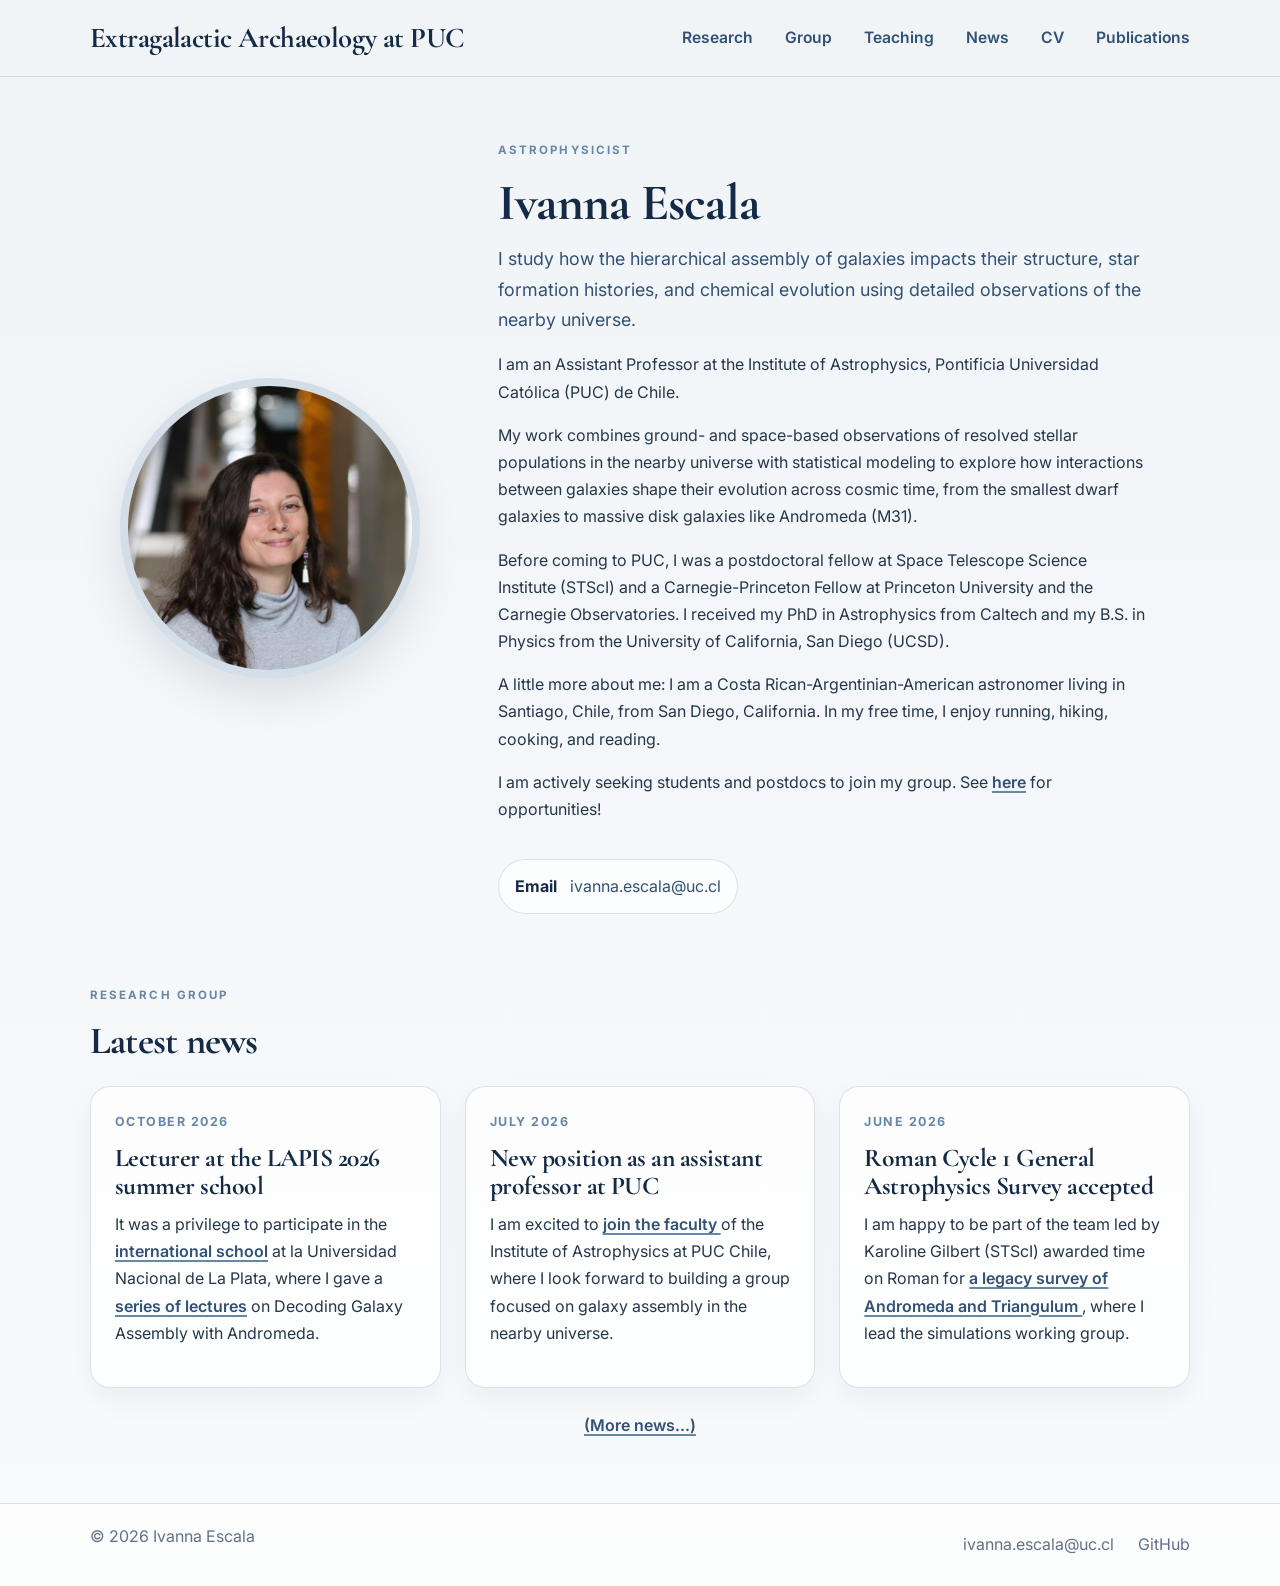
<file: index.html>
<!DOCTYPE html>
<html lang="en">
  <head>
    <meta charset="UTF-8" />
    <meta name="viewport" content="width=device-width, initial-scale=1.0" />
    <meta
      name="description"
      content="Astrophysicist profile and research website for Ivanna Escala."
    />
    <title>Ivanna Escala | Astrophysicist</title>
    <link rel="preconnect" href="https://fonts.googleapis.com" />
    <link rel="preconnect" href="https://fonts.gstatic.com" crossorigin />
    <link
      href="https://fonts.googleapis.com/css2?family=Cormorant+Garamond:wght@500;600;700&family=Inter:wght@400;500;600;700&display=swap"
      rel="stylesheet"
    />
    <link rel="stylesheet" href="style.css?v=3" />
  </head>
  <body>
    <header class="site-header">
      <div class="container nav-wrap">
        <a class="brand" href="index.html">Extragalactic Archaeology at PUC</a>
        <button class="nav-toggle" aria-label="Toggle navigation" aria-expanded="false">
          <span></span><span></span><span></span>
        </button>
        <nav class="site-nav" aria-label="Main navigation">
          <a href="research.html">Research</a>
          <a href="group.html">Group</a>
          <a href="teaching.html">Teaching</a>
          <a href="news.html">News</a>
          <a href="Escala_CV_2026_Website.pdf">CV</a>
          <a href="https://ui.adsabs.harvard.edu/public-libraries/RLaeE2rTTcaHoJglE3Lmlg">Publications</a>
        </nav>
      </div>
    </header>

    <main>
      <section class="hero">
        <div class="container hero-grid">
          <div class="portrait-block">
            <img
              class="portrait"
              src="headshot.jpeg"
              alt="Portrait of Ivanna Escala"
            />
          </div>

          <div class="hero-copy">
            <p class="eyebrow">Astrophysicist</p>
            <h1>Ivanna Escala</h1>
            <p class="intro">
              I study how the hierarchical assembly of galaxies impacts their structure, star formation histories, and
              chemical evolution using detailed observations of the nearby universe.
            </p>
            <p>
              I am an Assistant Professor at the Institute of Astrophysics, Pontificia Universidad Católica 
              (PUC) de Chile.
            </p>
            <p>
              My work combines ground- and space-based observations of resolved stellar populations
              in the nearby universe with statistical modeling to explore how interactions
              between galaxies shape their evolution across cosmic time, from the smallest dwarf galaxies 
              to massive disk galaxies like Andromeda (M31).
             </p>
            <p>
              Before coming to PUC, I was a postdoctoral fellow at Space Telescope Science Institute (STScI) 
              and a Carnegie-Princeton Fellow at Princeton University and the Carnegie Observatories. 
              I received my PhD in Astrophysics from Caltech and my B.S. in Physics from the University of
              California, San Diego (UCSD).
            </p>
            <p>
              A little more about me: I am a Costa Rican-Argentinian-American astronomer living in Santiago, 
              Chile, from San Diego, California. In my free time, I enjoy running, hiking, cooking, 
              and reading.
            </p>
            <p>
              I am actively seeking students and postdocs to join my group. See
              <a class="news-link" href="group.html">here</a> for opportunities!
            </p>
            <div class="contact-line">
              <span>Email</span>
              <a href="mailto:ivanna.escala@uc.cl">ivanna.escala@uc.cl</a>
            </div>
          </div>
        </div>
      </section>

      <section class="news section-shell">
        <div class="container">
          <div class="section-heading">
            <p class="eyebrow">Research group</p>
            <h2>Latest news</h2>
          </div>

          <div class="news-grid">
            <article class="news-item">
              <p class="news-date">October 2026</p>
              <h3>Lecturer at the LAPIS 2026 summer school</h3>
              <p>It was a privilege to participate in the
                <a class="news-link" href="https://congresos.unlp.edu.ar/xiilapis2026/">international school</a>
                at la Universidad Nacional de La Plata, where I gave a
                <a class="news-link" href="teaching.html">series of lectures</a>
                on Decoding Galaxy Assembly with Andromeda.
              </p>
            </article>

            <article class="news-item">
              <p class="news-date">July 2026</p>
              <h3>New position as an assistant professor at PUC</h3>
              <p>
                I am excited to
                <a href="https://astro.uc.cl/noticias/ivanna-escala-y-nicolas-garavito-se-integran-como-profesores-asistentes-al-instituto-de-astrofisica/">
                  join the faculty
                </a>
                of the Institute of Astrophysics at PUC
                Chile, where I look forward to building a group focused on galaxy 
                assembly in the nearby universe.
              </p>
            </article>

            <article class="news-item">
              <p class="news-date">June 2026</p>
              <h3>Roman Cycle 1 General Astrophysics Survey accepted</h3>
              <p>
                I am happy to be part of the team led by Karoline Gilbert (STScI) awarded time
                on Roman for
                <a href="https://roman.ipac.caltech.edu/cycle1-approved-programs/2002">
                  a legacy survey of Andromeda and Triangulum
                </a>,
                where I lead the simulations working group.
              </p>
            </article>

            <!--
            <article class="news-item">
              <p class="news-date">May 2026</p>
              <h3>Paper published on chemical evolution in the L/SMC</h3>
              <p>
                <a href="https://ui.adsabs.harvard.edu/abs/2026ApJ..1003..237E/abstract">My new analysis</a>
                quantifies how interaction-driven starbursts in the L/SMC impacts
                their star formation histories and chemical abundaces, with broader implications
                for mutually interacting dwarf galaxies.
              </p>
            </article>
            -->
          </div>
          <p class="more-news-link"><a class="news-link" href="news.html">(More news...)</a></p>
        </div>
      </section>
    </main>

    <footer class="site-footer">
      <div class="container footer-wrap">
        <p>© <span id="year"></span> Ivanna Escala</p>
        <div class="footer-links">
          <a href="mailto:ivanna.escala@uc.cl">ivanna.escala@uc.cl</a>
          <a href="https://github.com/ivaescala" target="_blank" rel="noopener noreferrer">GitHub</a>
        </div>
      </div>
    </footer>

    <script src="script.js"></script>
  </body>
</html>
</file>
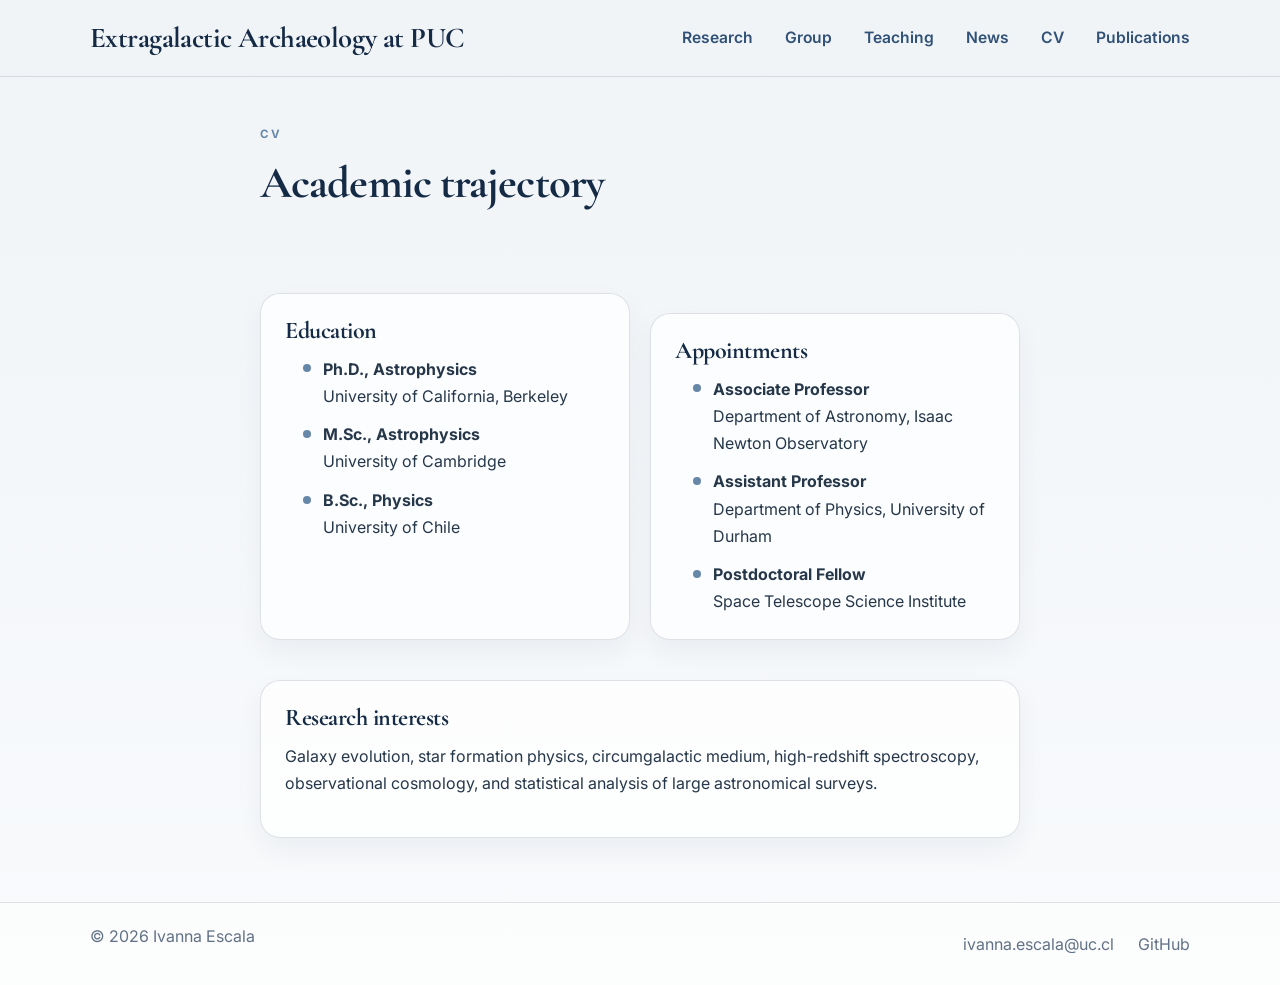
<file: cv.html>
<!DOCTYPE html>
<html lang="en">
  <head>
    <meta charset="UTF-8" />
    <meta name="viewport" content="width=device-width, initial-scale=1.0" />
    <meta name="description" content="Curriculum vitae for Ivanna Escala." />
    <title>CV | Ivanna Escala</title>
    <link rel="preconnect" href="https://fonts.googleapis.com" />
    <link rel="preconnect" href="https://fonts.gstatic.com" crossorigin />
    <link
      href="https://fonts.googleapis.com/css2?family=Cormorant+Garamond:wght@500;600;700&family=Inter:wght@400;500;600;700&display=swap"
      rel="stylesheet"
    />
    <link rel="stylesheet" href="style.css?v=3" />
  </head>
  <body>
    <header class="site-header">
      <div class="container nav-wrap">
        <a class="brand" href="index.html">Extragalactic Archaeology at PUC</a>
        <button class="nav-toggle" aria-label="Toggle navigation" aria-expanded="false">
          <span></span><span></span><span></span>
        </button>
        <nav class="site-nav" aria-label="Main navigation">
          <a href="research.html">Research</a>
          <a href="group.html">Group</a>
          <a href="teaching.html">Teaching</a>
          <a href="news.html">News</a>
          <a href="Escala_CV_2026_Website.pdf">CV</a>
          <a href="https://ui.adsabs.harvard.edu/public-libraries/RLaeE2rTTcaHoJglE3Lmlg">Publications</a>
        </nav>
      </div>
    </header>

    <main>
      <section class="page-hero section-shell">
        <div class="container narrow">
          <p class="eyebrow">CV</p>
          <h1>Academic trajectory</h1>
        </div>
      </section>

      <section class="content-page section-shell">
        <div class="container narrow cv-layout">
          <div class="info-card">
            <h2>Education</h2>
            <ul class="timeline">
              <li><strong>Ph.D., Astrophysics</strong><br />University of California, Berkeley</li>
              <li><strong>M.Sc., Astrophysics</strong><br />University of Cambridge</li>
              <li><strong>B.Sc., Physics</strong><br />University of Chile</li>
            </ul>
          </div>

          <div class="info-card">
            <h2>Appointments</h2>
            <ul class="timeline">
              <li><strong>Associate Professor</strong><br />Department of Astronomy, Isaac Newton Observatory</li>
              <li><strong>Assistant Professor</strong><br />Department of Physics, University of Durham</li>
              <li><strong>Postdoctoral Fellow</strong><br />Space Telescope Science Institute</li>
            </ul>
          </div>

          <div class="info-card full-span">
            <h2>Research interests</h2>
            <p>
              Galaxy evolution, star formation physics, circumgalactic medium, high-redshift 
              spectroscopy, observational cosmology, and statistical analysis of large astronomical surveys.
            </p>
          </div>
        </div>
      </section>
    </main>

    <footer class="site-footer">
      <div class="container footer-wrap">
        <p>© <span id="year"></span> Ivanna Escala</p>
        <div class="footer-links">
          <a href="mailto:ivanna.escala@uc.cl">ivanna.escala@uc.cl</a>
          <a href="https://github.com/ivaescala" target="_blank" rel="noopener noreferrer">GitHub</a>
        </div>
      </div>
    </footer>

    <script src="script.js"></script>
  </body>
</html>
</file>
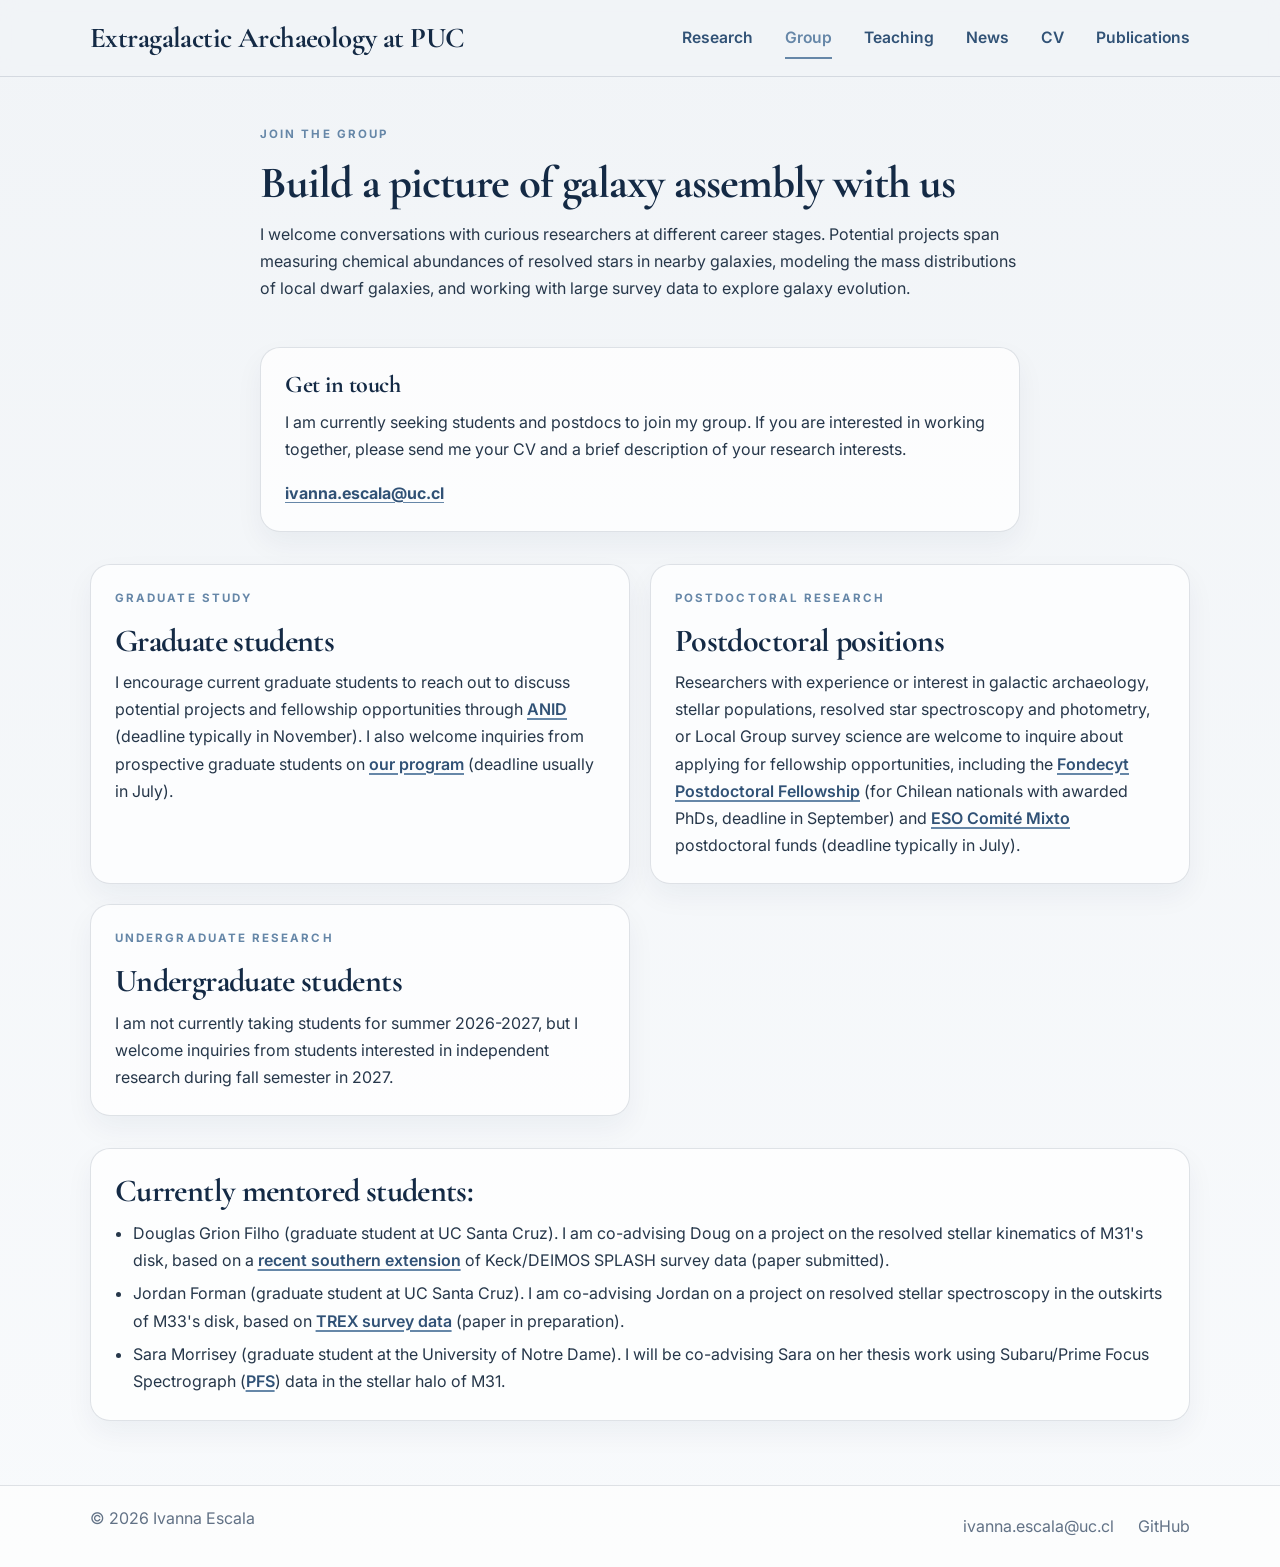
<file: group.html>
<!DOCTYPE html>
<html lang="en">
  <head>
    <meta charset="UTF-8" />
    <meta name="viewport" content="width=device-width, initial-scale=1.0" />
    <meta name="description" content="Prospective opportunities to join the Extragalactic Archaeology group at PUC." />
    <title>Group | Extragalactic Archaeology at PUC</title>
    <link rel="preconnect" href="https://fonts.googleapis.com" />
    <link rel="preconnect" href="https://fonts.gstatic.com" crossorigin />
    <link
      href="https://fonts.googleapis.com/css2?family=Cormorant+Garamond:wght@500;600;700&family=Inter:wght@400;500;600;700&display=swap"
      rel="stylesheet"
    />
    <link rel="stylesheet" href="style.css?v=3" />
  </head>
  <body>
    <header class="site-header">
      <div class="container nav-wrap">
        <a class="brand" href="index.html">Extragalactic Archaeology at PUC</a>
        <button class="nav-toggle" aria-label="Toggle navigation" aria-expanded="false">
          <span></span><span></span><span></span>
        </button>
        <nav class="site-nav" aria-label="Main navigation">
          <a href="research.html">Research</a>
          <a href="group.html" class="active">Group</a>
          <a href="teaching.html">Teaching</a>
          <a href="news.html">News</a>
          <a href="Escala_CV_2026_Website.pdf">CV</a>
          <a href="https://ui.adsabs.harvard.edu/public-libraries/RLaeE2rTTcaHoJglE3Lmlg">Publications</a>
        </nav>
      </div>
    </header>

    <main>
      <section class="page-hero section-shell group-page-hero">
        <div class="container narrow">
          <p class="eyebrow">Join the group</p>
          <h1>Build a picture of galaxy assembly with us</h1>
          <p>
            I welcome conversations with curious researchers at different career stages.
            Potential projects span measuring chemical abundances of resolved stars in 
            nearby galaxies, modeling the mass distributions of local dwarf galaxies,
            and working with large survey data to explore galaxy evolution. 
          </p>
        </div>
      </section>

      <section class="content-page section-shell group-page-content">
        <div class="container">
          <div class="info-card group-contact">
            <h2>Get in touch</h2>
            <p>
              I am currently seeking students and postdocs to join my group. If you are interested in 
              working together, please send me your CV and a brief description
              of your research interests.
            </p>
            <a class="group-email" href="mailto:ivanna.escala@uc.cl">ivanna.escala@uc.cl</a>
          </div>

          <div class="opportunity-grid">
            <article class="opportunity-card">
              <p class="eyebrow">Graduate study</p>
              <h2>Graduate students</h2>
              <p>
                I encourage current graduate students to reach out to discuss potential projects
                and fellowship opportunities through
                <a class="news-link" href="https://anid.cl/concursos/beca-de-doctorado-nacional-ano-academico-2026/">ANID</a>
                (deadline typically in November). I
                also welcome inquiries from prospective graduate students on
                <a class="news-link" href="https://astro.uc.cl/en/doctorado-en-astrofisica/">our program</a>
                (deadline usually in July).
              </p>
            </article>

            <article class="opportunity-card">
              <p class="eyebrow">Postdoctoral research</p>
              <h2>Postdoctoral positions</h2>
              <p>
                Researchers with experience or interest in galactic archaeology, stellar
                populations, resolved star spectroscopy and photometry, or Local Group survey science 
                are welcome to inquire about applying for fellowship opportunities, including the 
                <a class="news-link" href="https://anid.cl/concursos/concurso-fondecyt-de-postdoctorado-2027/">Fondecyt Postdoctoral Fellowship</a>
                (for Chilean nationals with awarded PhDs, deadline in September) and
                <a class="news-link" href="https://www.eso.org/public/announcements/annlang26006-es-cl/">ESO Comité Mixto</a>
                postdoctoral funds (deadline typically in July).
              </p>
            </article>

            <article class="opportunity-card">
              <p class="eyebrow">Undergraduate research</p>
              <h2>Undergraduate students</h2>
              <p>
                I am not currently taking students for summer 2026-2027,
                but I welcome inquiries from students interested in independent research during fall
                semester in 2027.
              </p>
            </article>

          </div>

          <section class="info-card mentees" aria-labelledby="mentees-heading">
            <h2 id="mentees-heading">Currently mentored students:</h2>
            <ul>
              <li>Douglas Grion Filho (graduate student at UC Santa Cruz). I am 
                co-advising Doug on a project on the resolved stellar kinematics of
                M31's disk, based on a
                <a class="news-link" href="https://ui.adsabs.harvard.edu/abs/2025ApJ...991...31E/abstract">recent southern extension</a>
                of Keck/DEIMOS SPLASH survey data
                (paper submitted).</li>
              <li>Jordan Forman (graduate student at UC Santa Cruz). I am co-advising Jordan on a project
                on resolved stellar spectroscopy in the outskirts of M33's disk, based on
                <a class="news-link" href="https://ui.adsabs.harvard.edu/abs/2022ApJ...924..116G/abstract">TREX survey data</a>
                (paper in preparation).</li>
              <li>Sara Morrisey (graduate student at the University of Notre Dame). I will be co-advising
                Sara on her thesis work using Subaru/Prime Focus Spectrograph
                (<a class="news-link" href="https://ui.adsabs.harvard.edu/abs/2026arXiv260409875C/abstract">PFS</a>) data in the
                stellar halo of M31.
              </li>
            </ul>
          </section>
        </div>
      </section>
    </main>

    <footer class="site-footer">
      <div class="container footer-wrap">
        <p>© <span id="year"></span> Ivanna Escala</p>
        <div class="footer-links">
          <a href="mailto:ivanna.escala@uc.cl">ivanna.escala@uc.cl</a>
          <a href="https://github.com/ivaescala" target="_blank" rel="noopener noreferrer">GitHub</a>
        </div>
      </div>
    </footer>

    <script src="script.js"></script>
  </body>
</html>
</file>
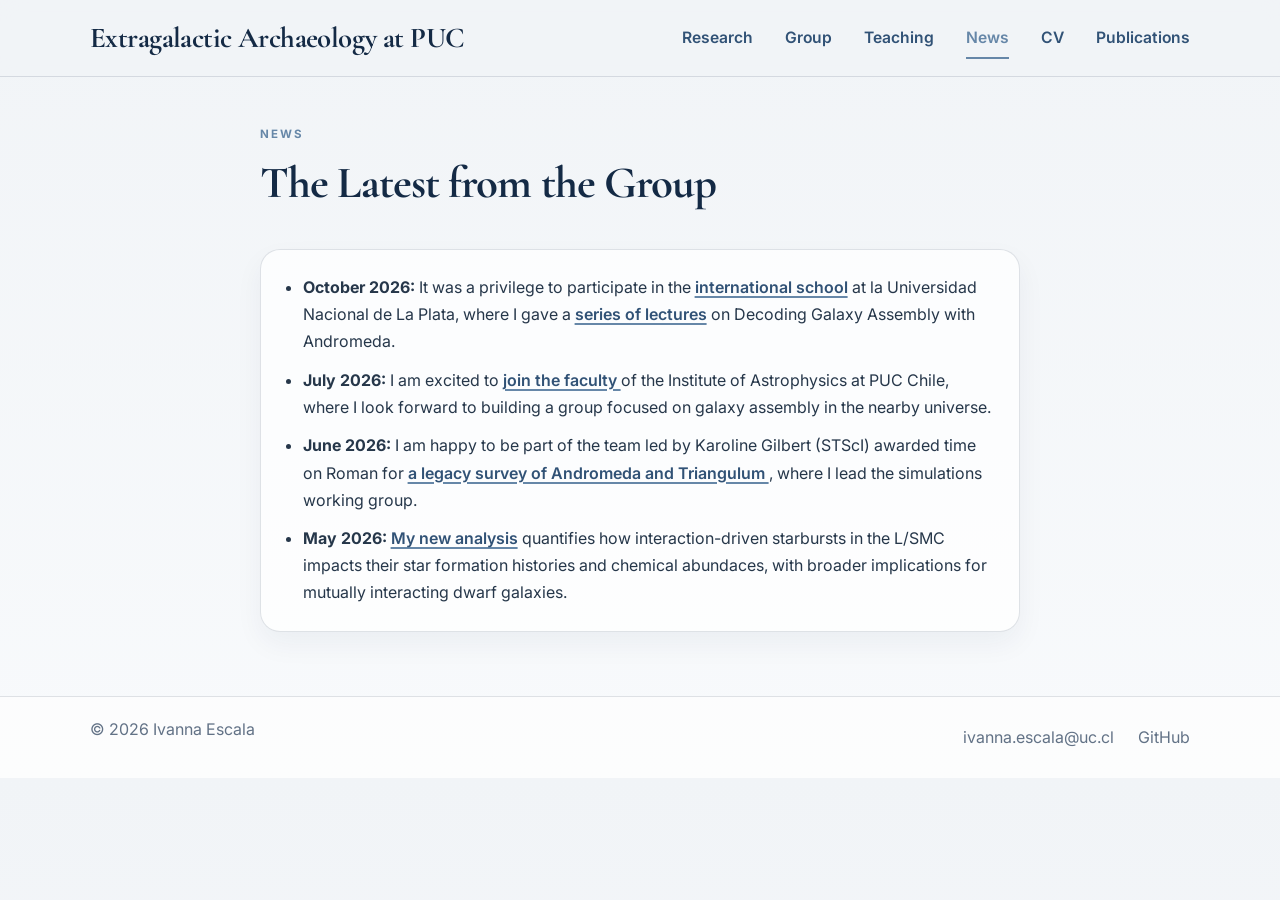
<file: news.html>
<!DOCTYPE html>
<html lang="en">
  <head>
    <meta charset="UTF-8" />
    <meta name="viewport" content="width=device-width, initial-scale=1.0" />
    <meta name="description" content="News and updates from Ivanna Escala's research group." />
    <title>News | Ivanna Escala</title>
    <link rel="preconnect" href="https://fonts.googleapis.com" />
    <link rel="preconnect" href="https://fonts.gstatic.com" crossorigin />
    <link
      href="https://fonts.googleapis.com/css2?family=Cormorant+Garamond:wght@500;600;700&family=Inter:wght@400;500;600;700&display=swap"
      rel="stylesheet"
    />
    <link rel="stylesheet" href="style.css?v=5" />
  </head>
  <body>
    <header class="site-header">
      <div class="container nav-wrap">
        <a class="brand" href="index.html">Extragalactic Archaeology at PUC</a>
        <button class="nav-toggle" aria-label="Toggle navigation" aria-expanded="false">
          <span></span><span></span><span></span>
        </button>
        <nav class="site-nav" aria-label="Main navigation">
          <a href="research.html">Research</a>
          <a href="group.html">Group</a>
          <a href="teaching.html">Teaching</a>
          <a href="news.html" class="active">News</a>
          <a href="Escala_CV_2026_Website.pdf">CV</a>
          <a href="https://ui.adsabs.harvard.edu/public-libraries/RLaeE2rTTcaHoJglE3Lmlg">Publications</a>
        </nav>
      </div>
    </header>

    <main>
      <section class="page-hero section-shell news-page-hero">
        <div class="container narrow">
          <p class="eyebrow">NEWS</p>
          <h1>The Latest from the Group</h1>
        </div>
      </section>

      <section class="content-page section-shell news-page-content">
        <div class="container narrow">
          <div class="info-card">
            <ul>
              <li><strong>October 2026:</strong>
                It was a privilege to participate in the
                <a class="news-link" href="https://congresos.unlp.edu.ar/xiilapis2026/">international school</a>
                at la Universidad Nacional de La Plata, where I gave a
                <a class="news-link" href="teaching.html">series of lectures</a>
                on Decoding Galaxy Assembly with Andromeda.
              </li>
              <li><strong>July 2026:</strong>
                I am excited to
                <a class="news-link" href="https://astro.uc.cl/noticias/ivanna-escala-y-nicolas-garavito-se-integran-como-profesores-asistentes-al-instituto-de-astrofisica/">
                  join the faculty
                </a>
                of the Institute of Astrophysics at PUC
                Chile, where I look forward to building a group focused on galaxy
                assembly in the nearby universe.
              </li>
              <li><strong>June 2026:</strong>
                I am happy to be part of the team led by Karoline Gilbert (STScI) awarded time
                on Roman for
                <a class="news-link" href="https://roman.ipac.caltech.edu/cycle1-approved-programs/2002">
                  a legacy survey of Andromeda and Triangulum
                </a>,
                where I lead the simulations working group.
              </li>
              <li><strong>May 2026:</strong>
                <a class="news-link" href="https://ui.adsabs.harvard.edu/abs/2026ApJ..1003..237E/abstract">My new analysis</a>
                quantifies how interaction-driven starbursts in the L/SMC impacts
                their star formation histories and chemical abundaces, with broader implications
                for mutually interacting dwarf galaxies.
              </li>
            </ul>
          </div>
        </div>
      </section>
    </main>

    <footer class="site-footer">
      <div class="container footer-wrap">
        <p>© <span id="year"></span> Ivanna Escala</p>
        <div class="footer-links">
          <a href="mailto:ivanna.escala@uc.cl">ivanna.escala@uc.cl</a>
          <a href="https://github.com/ivaescala" target="_blank" rel="noopener noreferrer">GitHub</a>
        </div>
      </div>
    </footer>

    <script src="script.js"></script>
  </body>
</html>
</file>
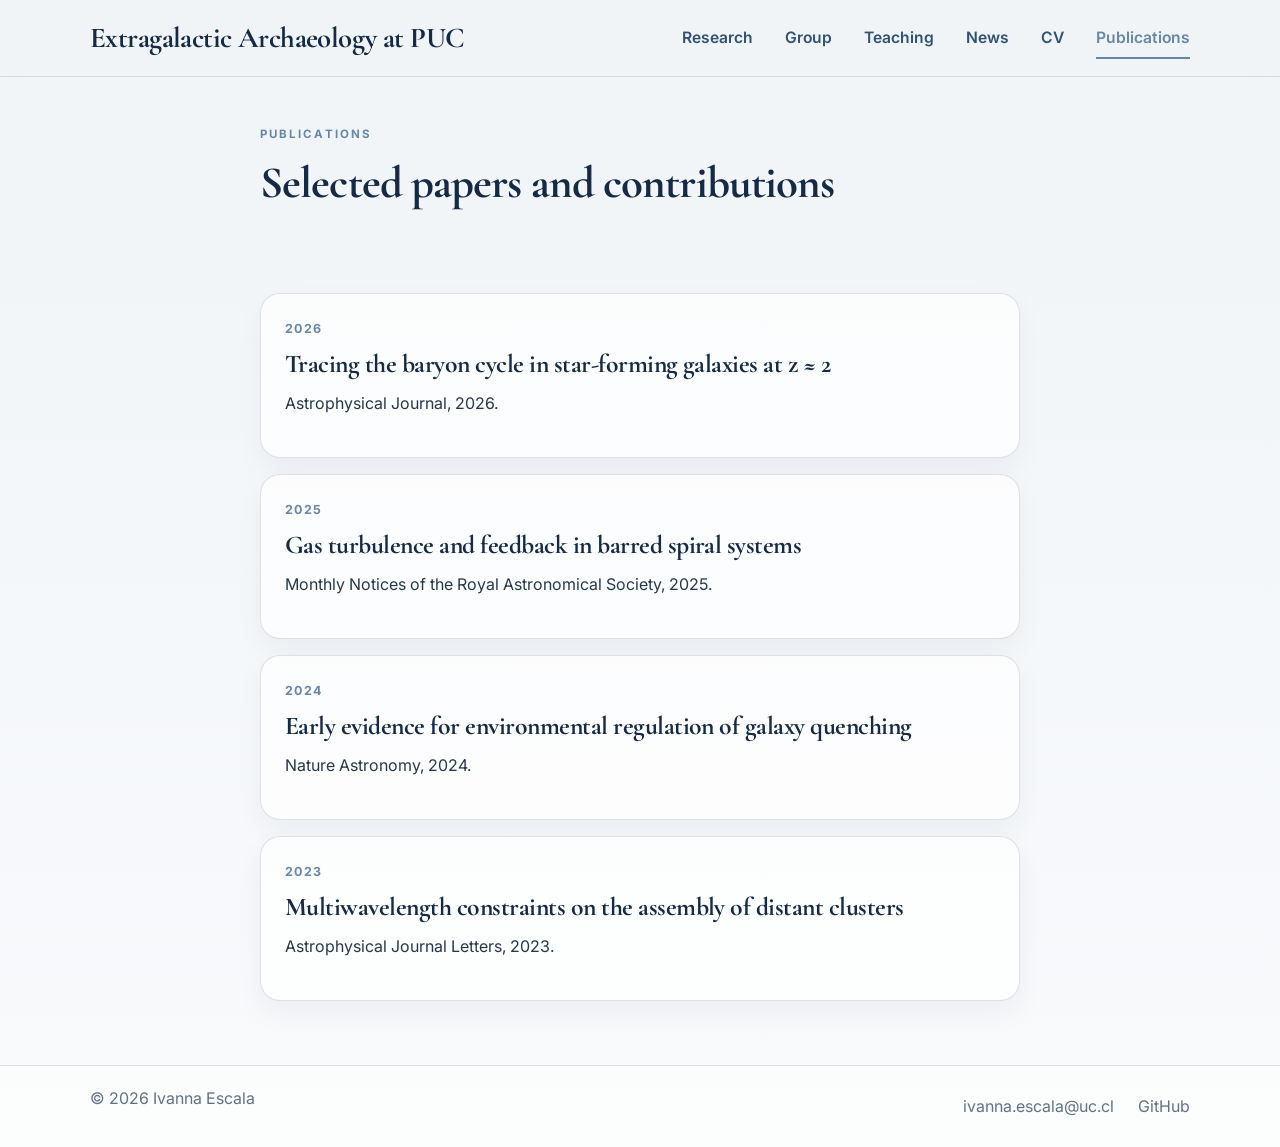
<file: publications.html>
<!DOCTYPE html>
<html lang="en">
  <head>
    <meta charset="UTF-8" />
    <meta name="viewport" content="width=device-width, initial-scale=1.0" />
    <meta name="description" content="Publications by Ivanna Escala." />
    <title>Publications | Ivanna Escala</title>
    <link rel="preconnect" href="https://fonts.googleapis.com" />
    <link rel="preconnect" href="https://fonts.gstatic.com" crossorigin />
    <link
      href="https://fonts.googleapis.com/css2?family=Cormorant+Garamond:wght@500;600;700&family=Inter:wght@400;500;600;700&display=swap"
      rel="stylesheet"
    />
    <link rel="stylesheet" href="style.css?v=3" />
  </head>
  <body>
    <header class="site-header">
      <div class="container nav-wrap">
        <a class="brand" href="index.html">Extragalactic Archaeology at PUC</a>
        <button class="nav-toggle" aria-label="Toggle navigation" aria-expanded="false">
          <span></span><span></span><span></span>
        </button>
        <nav class="site-nav" aria-label="Main navigation">
          <a href="research.html">Research</a>
          <a href="group.html">Group</a>
          <a href="teaching.html">Teaching</a>
          <a href="news.html">News</a>
          <a href="Escala_CV_2026_Website.pdf">CV</a>
          <a href="https://ui.adsabs.harvard.edu/public-libraries/RLaeE2rTTcaHoJglE3Lmlg" class="active">Publications</a>
        </nav>
      </div>
    </header>

    <main>
      <section class="page-hero section-shell">
        <div class="container narrow">
          <p class="eyebrow">Publications</p>
          <h1>Selected papers and contributions</h1>
        </div>
      </section>

      <section class="content-page section-shell">
        <div class="container narrow">
          <div class="publication-list">
            <article class="publication-item">
              <p class="news-date">2026</p>
              <h3>Tracing the baryon cycle in star-forming galaxies at z ≈ 2</h3>
              <p>Astrophysical Journal, 2026.</p>
            </article>

            <article class="publication-item">
              <p class="news-date">2025</p>
              <h3>Gas turbulence and feedback in barred spiral systems</h3>
              <p>Monthly Notices of the Royal Astronomical Society, 2025.</p>
            </article>

            <article class="publication-item">
              <p class="news-date">2024</p>
              <h3>Early evidence for environmental regulation of galaxy quenching</h3>
              <p>Nature Astronomy, 2024.</p>
            </article>

            <article class="publication-item">
              <p class="news-date">2023</p>
              <h3>Multiwavelength constraints on the assembly of distant clusters</h3>
              <p>Astrophysical Journal Letters, 2023.</p>
            </article>
          </div>
        </div>
      </section>
    </main>

    <footer class="site-footer">
      <div class="container footer-wrap">
        <p>© <span id="year"></span> Ivanna Escala</p>
        <div class="footer-links">
          <a href="mailto:ivanna.escala@uc.cl">ivanna.escala@uc.cl</a>
          <a href="https://github.com/ivaescala" target="_blank" rel="noopener noreferrer">GitHub</a>
        </div>
      </div>
    </footer>

    <script src="script.js"></script>
  </body>
</html>
</file>
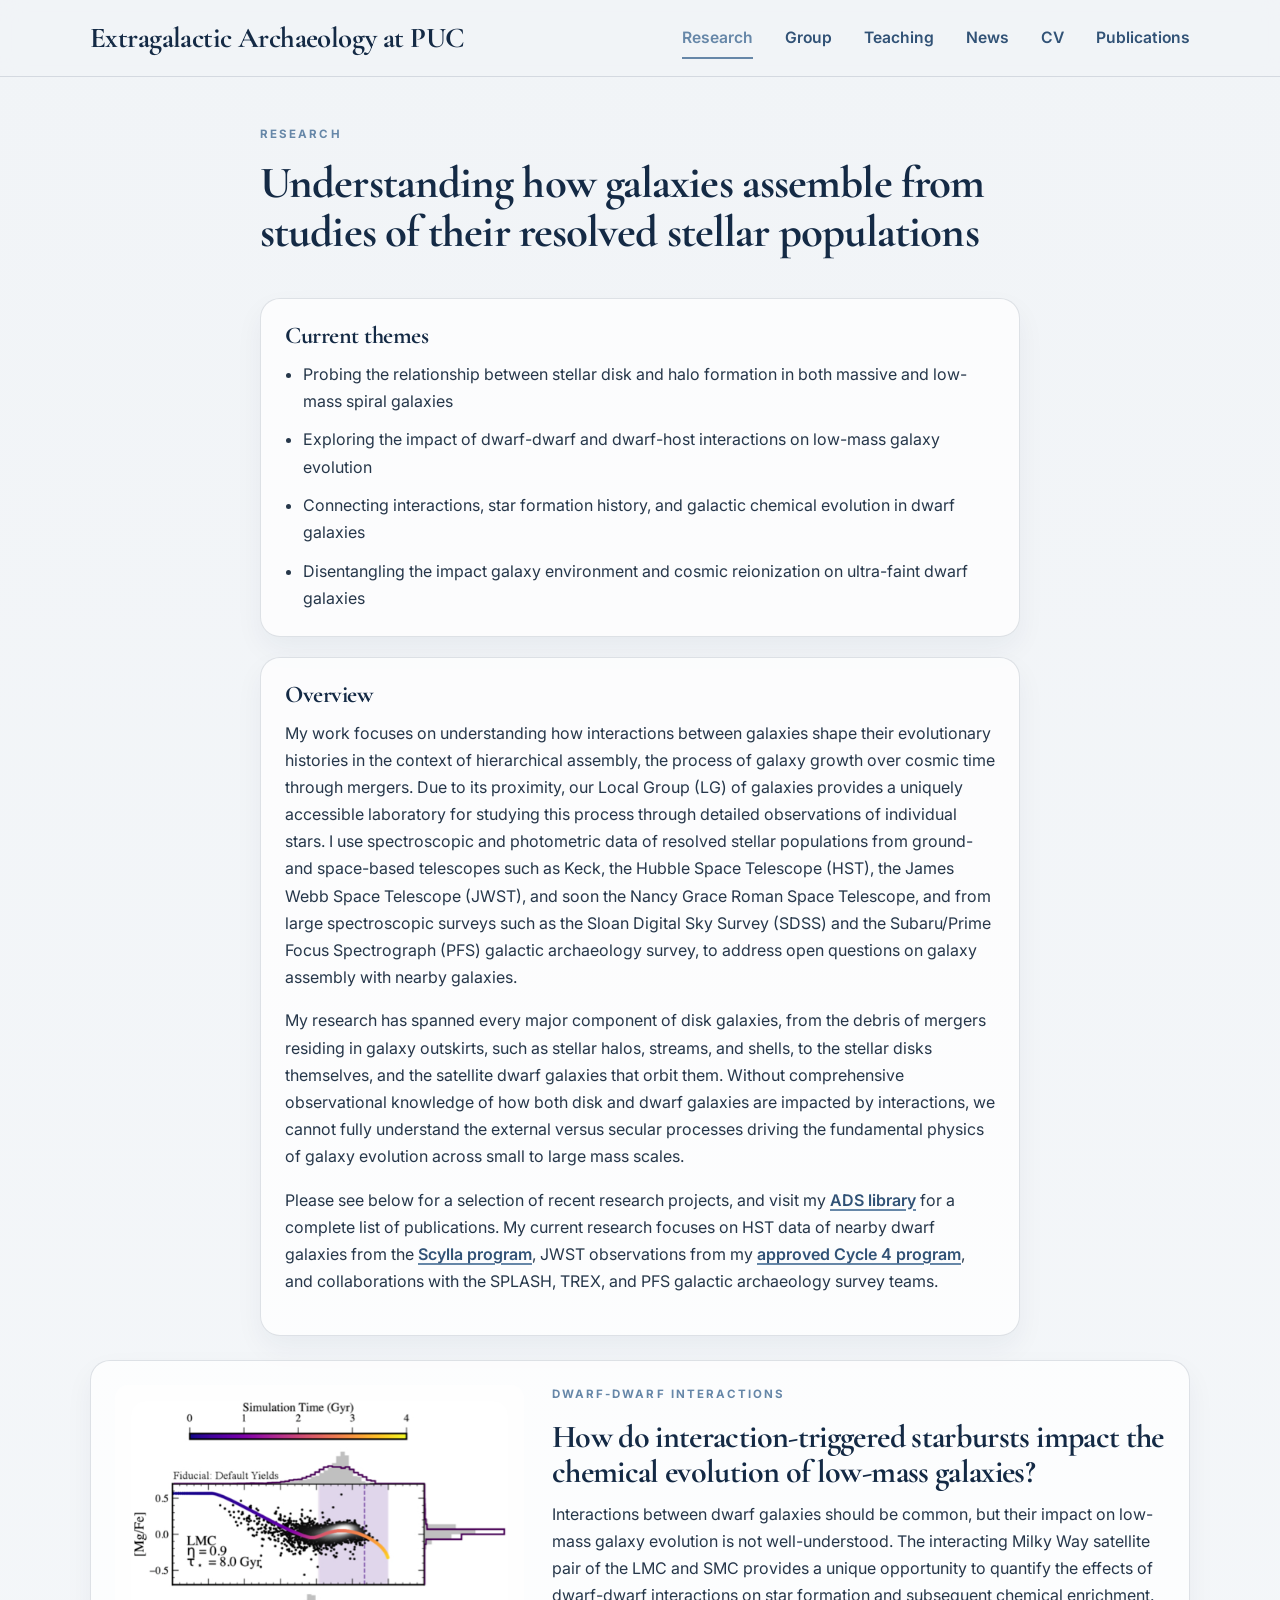
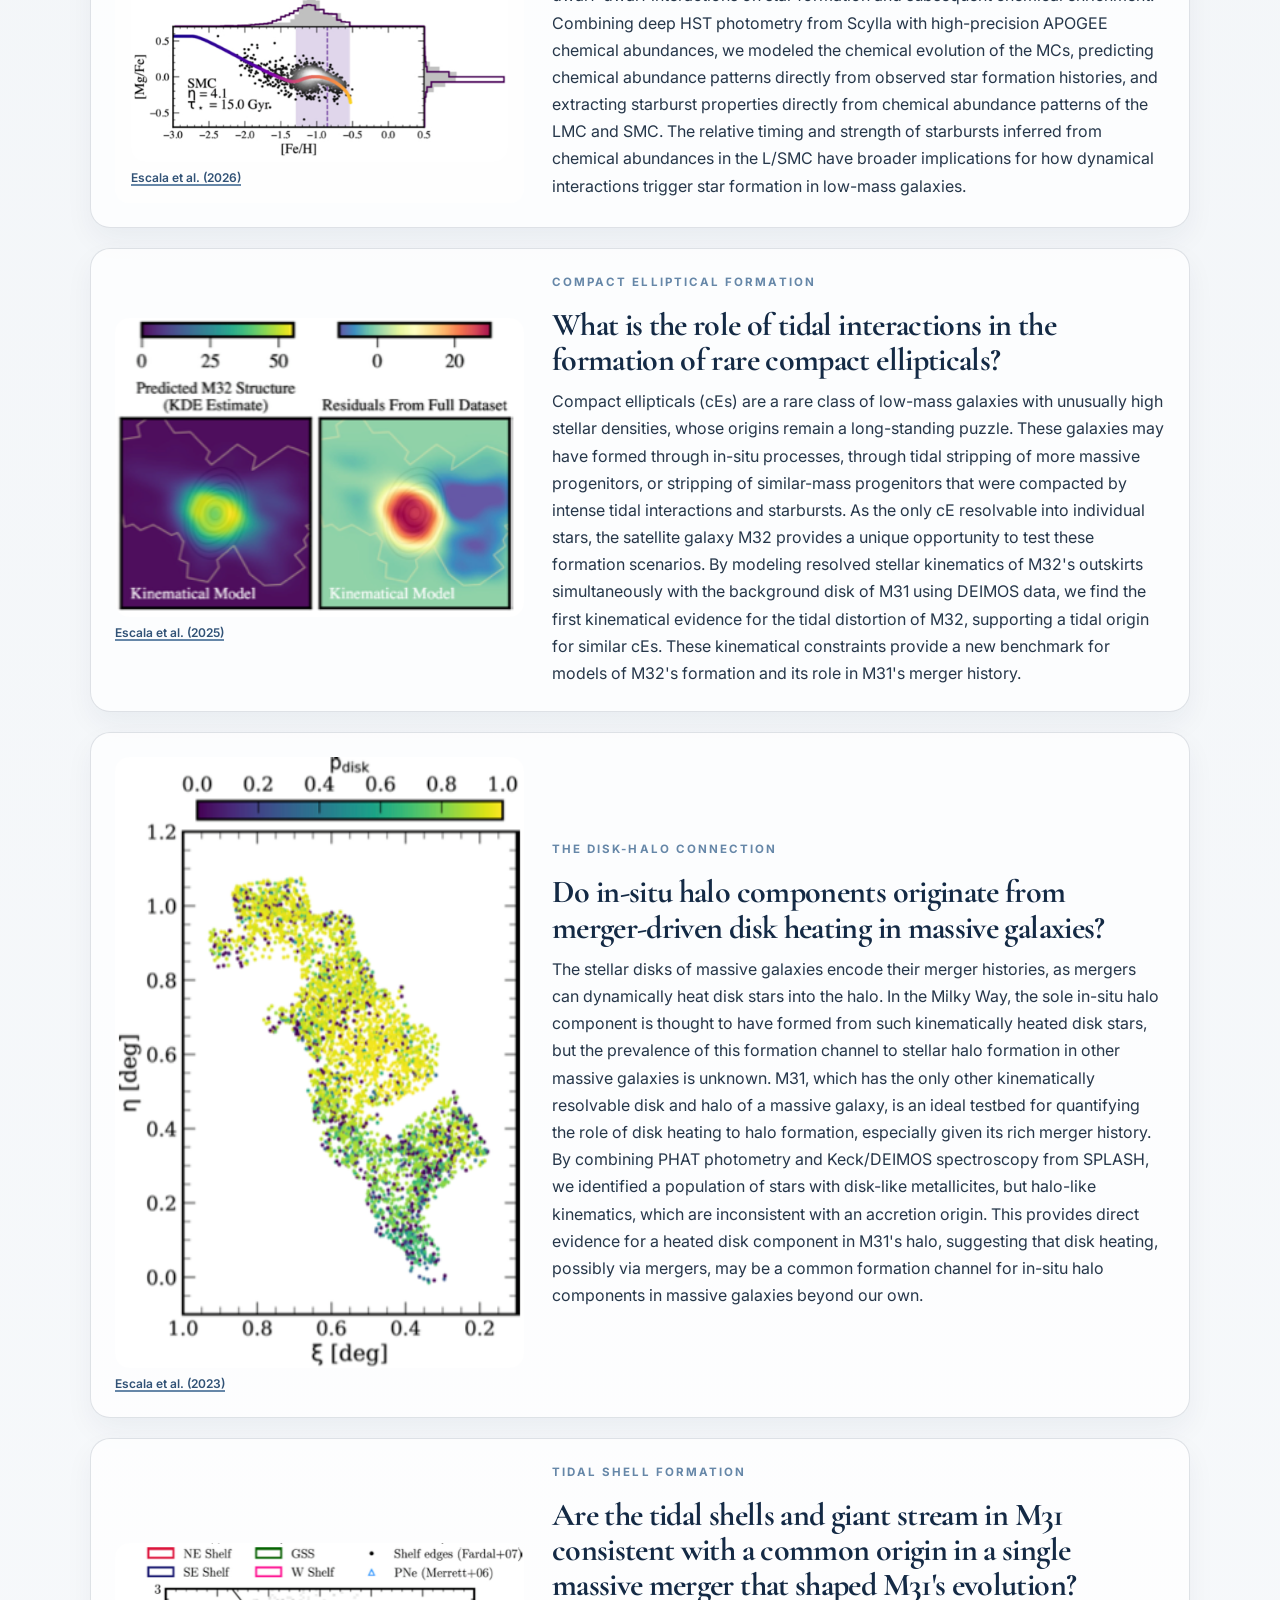
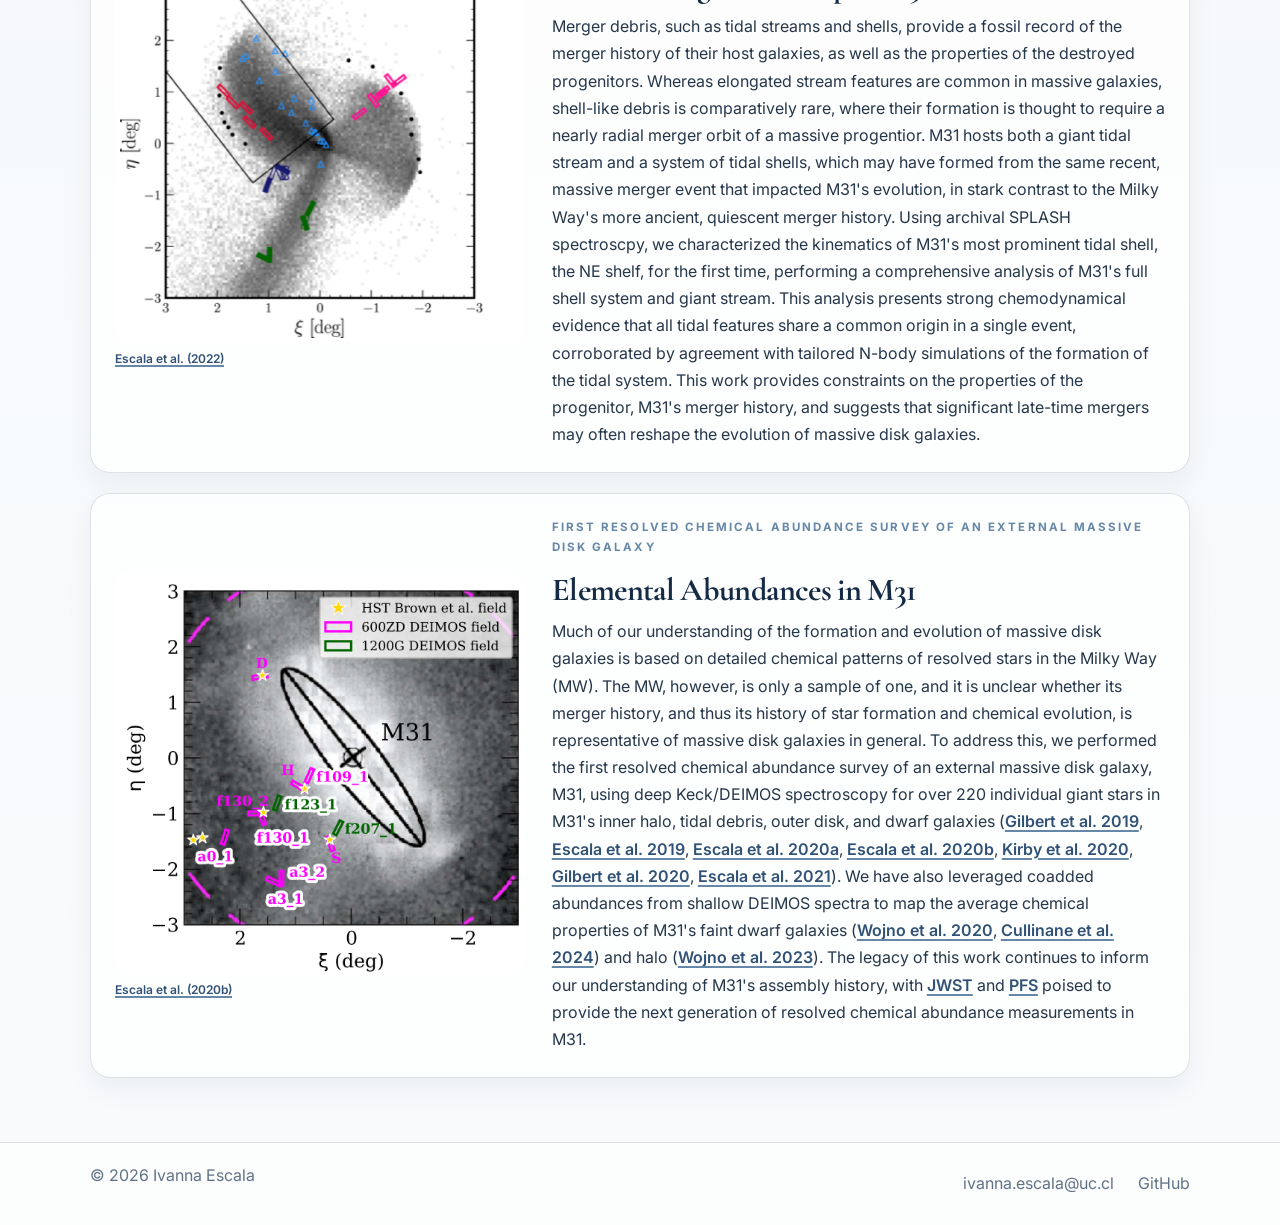
<file: research.html>
<!DOCTYPE html>
<html lang="en">
  <head>
    <meta charset="UTF-8" />
    <meta name="viewport" content="width=device-width, initial-scale=1.0" />
    <meta name="description" content="Research overview for Ivanna Escala." />
    <title>Research | Ivanna Escala</title>
    <link rel="preconnect" href="https://fonts.googleapis.com" />
    <link rel="preconnect" href="https://fonts.gstatic.com" crossorigin />
    <link
      href="https://fonts.googleapis.com/css2?family=Cormorant+Garamond:wght@500;600;700&family=Inter:wght@400;500;600;700&display=swap"
      rel="stylesheet"
    />
    <link rel="stylesheet" href="style.css?v=4" />
  </head>
  <body>
    <header class="site-header">
      <div class="container nav-wrap">
        <a class="brand" href="index.html">Extragalactic Archaeology at PUC</a>
        <button class="nav-toggle" aria-label="Toggle navigation" aria-expanded="false">
          <span></span><span></span><span></span>
        </button>
        <nav class="site-nav" aria-label="Main navigation">
          <a href="research.html" class="active">Research</a>
          <a href="group.html">Group</a>
          <a href="teaching.html">Teaching</a>
          <a href="news.html">News</a>
          <a href="Escala_CV_2026_Website.pdf">CV</a>
          <a href="https://ui.adsabs.harvard.edu/public-libraries/RLaeE2rTTcaHoJglE3Lmlg">Publications</a>
        </nav>
      </div>
    </header>

    <main>
      <section class="page-hero section-shell research-page-hero">
        <div class="container narrow">
          <p class="eyebrow">Research</p>
          <h1>Understanding how galaxies assemble from studies of their resolved stellar populations</h1>
        </div>
      </section>

      <section class="content-page section-shell">
        <div class="container">
          <div class="narrow research-intro">
            <div class="info-card">
              <h2>Current themes</h2>
              <ul>
                <li>Probing the relationship between stellar disk and halo formation in both massive and 
                  low-mass spiral galaxies</li>
                <li>Exploring the impact of dwarf-dwarf and dwarf-host interactions on low-mass galaxy evolution</li>
                <li>Connecting interactions, star formation history, and galactic chemical evolution in dwarf galaxies</li>
                <li>Disentangling the impact galaxy environment and cosmic reionization on ultra-faint 
                  dwarf galaxies</li>
              </ul>
            </div>

            <div class="info-card">
              <h2>Overview</h2>
              <p>
               My work focuses on understanding how interactions between galaxies shape their evolutionary histories
               in the context of hierarchical assembly, the process of galaxy growth over cosmic time 
               through mergers. Due to its proximity, our Local Group (LG) of galaxies provides a uniquely accessible
               laboratory for studying this process through detailed observations of individual stars. I use spectroscopic
               and photometric data of resolved stellar populations
               from ground- and space-based telescopes such as Keck, the Hubble Space Telescope (HST), the
               James Webb Space Telescope (JWST), and soon the Nancy Grace Roman Space Telescope, and from large
               spectroscopic surveys such as the Sloan Digital Sky Survey (SDSS) and the Subaru/Prime Focus Spectrograph 
               (PFS) galactic archaeology survey, to address open questions on galaxy assembly with nearby galaxies.
              </p>
               <p>
               My research has spanned
               every major component of disk galaxies, from the debris of mergers residing in galaxy outskirts, such as
               stellar halos, streams, and shells, to the stellar disks themselves, and the satellite dwarf galaxies
               that orbit them. Without comprehensive observational knowledge of how both disk and dwarf galaxies
               are impacted by interactions, we cannot fully understand the external versus secular processes driving
               the fundamental physics of galaxy evolution across small to large mass scales.
              </p>
              <p>
               Please see below for a selection of recent research projects, and visit my <a class="news-link" href="https://ui.adsabs.harvard.edu/public-libraries/RLaeE2rTTcaHoJglE3Lmlg">ADS library</a>
               for a complete list of publications. My current research focuses on HST data of nearby dwarf galaxies
               from the <a class="news-link" href="https://sites.google.com/view/scylla-hst/home">Scylla program</a>, JWST observations from my
               <a class="news-link" href="https://www.stsci.edu/jwst/science-execution/program-information?id=7196">approved Cycle 4 program</a>, and collaborations
               with the SPLASH, TREX, and PFS galactic archaeology survey teams. 
              </p>
            </div>
          </div>

          <div class="project-list">
            <article class="project-card featured-project">
              <figure class="project-figure">
                <img
                  class="project-figure-image"
                  src="escala2026fig.png"
                  alt="Chemical abundance patterns of the Large and Small Magellanic Clouds over simulation time"
                />
                <figcaption>
                  <a class="news-link" href="https://ui.adsabs.harvard.edu/abs/2026ApJ..1003..237E/abstract">Escala et al. (2026)</a>
                </figcaption>
              </figure>
              <div class="project-copy">
                <p class="eyebrow">Dwarf-Dwarf Interactions</p>
                <h3>How do interaction-triggered starbursts impact the chemical evolution of low-mass galaxies?</h3>
                <p>
                  Interactions between dwarf galaxies should be common, but their impact on low-mass galaxy evolution is
                  not well-understood. The interacting Milky Way satellite pair of the LMC and SMC provides a
                  unique opportunity to quantify the effects of dwarf-dwarf interactions on star formation and
                  subsequent chemical enrichment. Combining deep HST photometry from Scylla with
                  high-precision APOGEE chemical abundances, we modeled the chemical evolution of the MCs, predicting
                  chemical abundance patterns directly from observed star formation histories, and extracting starburst
                  properties directly from chemical abundance patterns of the LMC and SMC. The relative timing and strength
                  of starbursts inferred from chemical abundances in the L/SMC have broader implications for how 
                  dynamical interactions trigger star formation in low-mass galaxies. 
                </p>
              </div>
            </article>

            <article class="project-card">
              <figure class="project-figure">
                <img
                  class="project-figure-image"
                  src="escala2025fig.png"
                  alt="Predicted M32 structure and residuals from the full dataset"
                />
                <figcaption>
                  <a class="news-link" href="https://ui.adsabs.harvard.edu/abs/2025ApJ...991...31E/abstract">Escala et al. (2025)</a>
                </figcaption>
              </figure>
              <div class="project-copy">
                <p class="eyebrow">Compact Elliptical Formation</p>
                <h3>What is the role of tidal interactions in the formation of rare compact ellipticals?</h3>
                <p>
                  Compact ellipticals (cEs) are a rare class of low-mass galaxies with unusually high stellar densities,
                  whose origins remain a long-standing puzzle. These galaxies may have formed through in-situ processes,
                  through tidal stripping of more massive progenitors, or stripping of similar-mass progenitors 
                  that were compacted by intense tidal interactions and starbursts. As the only
                  cE resolvable into individual stars, the satellite galaxy M32 provides a unique opportunity to test these 
                  formation scenarios. By modeling resolved stellar kinematics of M32's outskirts 
                  simultaneously with the background disk of M31 using DEIMOS data, we find the first kinematical evidence for the
                  tidal distortion of M32, supporting a tidal origin for similar cEs. These kinematical constraints
                  provide a new benchmark for models of M32's formation and its role in M31's merger history.

                </p>
              </div>
            </article>

            <article class="project-card">
              <figure class="project-figure">
                <img
                  class="project-figure-image"
                  src="escala2023fig.png"
                  alt="Spatial distribution of stars in the disk-halo region, colored by disk probability"
                />
                <figcaption>
                  <a class="news-link" href="https://ui.adsabs.harvard.edu/abs/2023AJ....165...75E/abstract">Escala et al. (2023)</a>
                </figcaption>
              </figure>
              <div class="project-copy">
                <p class="eyebrow">The Disk-Halo Connection</p>
                <h3>Do in-situ halo components originate from merger-driven disk heating in massive
                  galaxies?</h3>
                <p>
                  The stellar disks of massive galaxies encode their merger histories, as mergers can dynamically
                  heat disk stars into the halo. In the Milky Way, the sole in-situ halo component is thought to have
                  formed from such kinematically heated disk stars, but the prevalence of this formation channel to
                  stellar halo formation in other massive galaxies is unknown. M31, which has the only other kinematically
                  resolvable disk and halo of a massive galaxy, is an ideal testbed for quantifying the role of disk heating
                  to halo formation, especially given its rich merger history. By combining PHAT photometry and Keck/DEIMOS
                  spectroscopy from SPLASH, we identified a population of stars with disk-like metallicites,
                  but halo-like kinematics, which are inconsistent with an accretion origin. This provides direct 
                  evidence for a heated disk component in M31's halo, suggesting that disk heating, possibly via mergers,
                  may be a common formation channel for in-situ halo components in massive galaxies beyond our own.
                </p>
              </div>
            </article>

            <article class="project-card">
              <figure class="project-figure">
                <img
                  class="project-figure-image"
                  src="escala2022fig2.png"
                  alt="Map of M31's stellar halo and tidal features, including the northeast and southeast shelves, GSS, and west shelf"
                />
                <figcaption>
                  <a class="news-link" href="https://ui.adsabs.harvard.edu/abs/2022AJ....164...20E/abstract">Escala et al. (2022)</a>
                </figcaption>
              </figure>
              <div class="project-copy">
                <p class="eyebrow">Tidal Shell Formation</p>
                <h3>Are the tidal shells and giant stream in M31 consistent with a common
                  origin in a single massive merger that shaped M31's evolution?
                </h3>
                <p>
                  Merger debris, such as tidal streams and shells, provide a fossil record of the merger history of
                  their host galaxies, as well as the properties of the destroyed progenitors. Whereas elongated
                  stream features are common in massive galaxies, shell-like debris is comparatively rare, where
                  their formation is thought to require a nearly radial merger orbit of a massive progentior. 
                  M31 hosts both a giant tidal stream and a system of tidal shells, which may have formed from the same
                  recent, massive merger event that impacted M31's evolution, in stark contrast to the Milky Way's
                  more ancient, quiescent merger history. Using archival SPLASH spectroscpy, we characterized
                  the kinematics of M31's most prominent tidal shell, the NE shelf, for the first time, performing a
                  comprehensive analysis of M31's full shell system and giant stream. This analysis presents strong
                  chemodynamical evidence that all tidal features share a common origin in a single event, corroborated
                  by agreement with tailored N-body simulations of the formation of the tidal system. This work
                  provides constraints on the properties of the progenitor, M31's merger history, and suggests that
                  significant late-time mergers may often reshape the evolution of massive disk galaxies.
                </p>
              </div>
            </article>

            <article class="project-card">
              <figure class="project-figure">
                <img
                  class="project-figure-image"
                  src="escala2022bfig.png"
                  alt="Hubble Space Telescope image of M31 and locations of spectroscopic fields"
                />
                <figcaption>
                  <a class="news-link" href="https://ui.adsabs.harvard.edu/abs/2020ApJ...902...51E/abstract">Escala et al. (2020b)</a>
                </figcaption>
              </figure>
              <div class="project-copy">
                <p class="eyebrow">First Resolved Chemical Abundance Survey of an External Massive Disk Galaxy</p>
                <h3>Elemental Abundances in M31</h3>
                <p>
                  Much of our understanding of the formation and evolution of massive disk galaxies is based on
                  detailed chemical patterns of resolved stars in the Milky Way (MW). The MW, however, is
                  only a sample of one, and it is unclear whether its merger history, and thus its history of
                  star formation and chemical evolution, is representative of massive disk galaxies in general.
                  To address this, we performed the first resolved chemical abundance survey of an external massive
                  disk galaxy, M31, using deep Keck/DEIMOS spectroscopy for over 220 individual giant stars in M31's inner
                  halo, tidal debris, outer disk, and dwarf galaxies
                  (<a class="news-link" href="https://ui.adsabs.harvard.edu/abs/2019ApJ...883..128G/abstract">Gilbert et al. 2019</a>,
                  <a class="news-link" href="https://ui.adsabs.harvard.edu/abs/2019ApJ...878...42E/abstract">Escala et al. 2019</a>,
                  <a class="news-link" href="https://ui.adsabs.harvard.edu/abs/2020ApJ...889..177E/abstract">Escala et al. 2020a</a>,
                  <a class="news-link" href="https://ui.adsabs.harvard.edu/abs/2020ApJ...902...51E/abstract">Escala et al. 2020b</a>,
                  <a class="news-link" href="https://ui.adsabs.harvard.edu/abs/2020AJ....159...46K/abstract">Kirby et al. 2020</a>,
                  <a class="news-link" href="https://ui.adsabs.harvard.edu/abs/2020AJ....160...41G/abstract">Gilbert et al. 2020</a>,
                  <a class="news-link" href="https://ui.adsabs.harvard.edu/abs/2021AJ....162...45E/abstract">Escala et al. 2021</a>). We have also
                  leveraged coadded abundances from shallow DEIMOS spectra to map the average chemical properties 
                  of M31's faint dwarf galaxies
                  (<a class="news-link" href="https://ui.adsabs.harvard.edu/abs/2020ApJ...895...78W/abstract">Wojno et al. 2020</a>,
                  <a class="news-link" href="https://ui.adsabs.harvard.edu/abs/2024ApJ...972..133C/abstract">Cullinane et al. 2024</a>) and halo
                  (<a class="news-link" href="https://ui.adsabs.harvard.edu/abs/2023ApJ...951...12W/abstract">Wojno et al. 2023</a>).
                  The legacy of this work continues to inform our understanding of M31's assembly history, with
                  <a class="news-link" href="https://ui.adsabs.harvard.edu/abs/2024IAUS..377..115N/abstract">JWST</a>
                  and <a class="news-link" href="https://ui.adsabs.harvard.edu/abs/2026arXiv260409875C/abstract">PFS</a>
                  poised to provide the next generation of resolved chemical abundance measurements in M31.
              </div>
            </article>
          </div>
        </div>
      </section>
    </main>

    <footer class="site-footer">
      <div class="container footer-wrap">
        <p>© <span id="year"></span> Ivanna Escala</p>
        <div class="footer-links">
          <a href="mailto:ivanna.escala@uc.cl">ivanna.escala@uc.cl</a>
          <a href="https://github.com/ivaescala" target="_blank" rel="noopener noreferrer">GitHub</a>
        </div>
      </div>
    </footer>

    <script src="script.js"></script>
  </body>
</html>
</file>
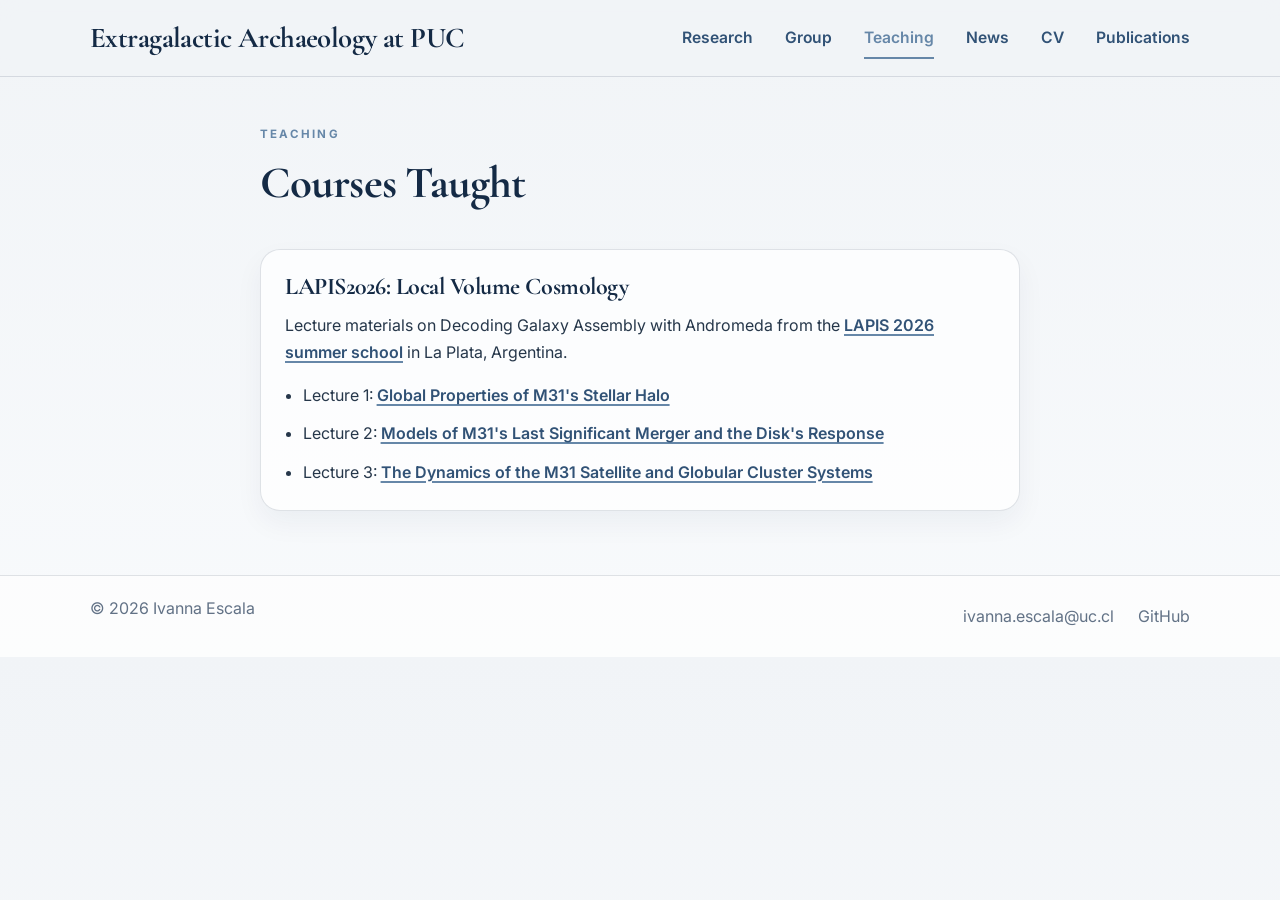
<file: teaching.html>
<!DOCTYPE html>
<html lang="en">
  <head>
    <meta charset="UTF-8" />
    <meta name="viewport" content="width=device-width, initial-scale=1.0" />
    <meta name="description" content="Teaching materials and lecture resources from Ivanna Escala." />
    <title>Teaching | Ivanna Escala</title>
    <link rel="preconnect" href="https://fonts.googleapis.com" />
    <link rel="preconnect" href="https://fonts.gstatic.com" crossorigin />
    <link
      href="https://fonts.googleapis.com/css2?family=Cormorant+Garamond:wght@500;600;700&family=Inter:wght@400;500;600;700&display=swap"
      rel="stylesheet"
    />
    <link rel="stylesheet" href="style.css?v=4" />
  </head>
  <body>
    <header class="site-header">
      <div class="container nav-wrap">
        <a class="brand" href="index.html">Extragalactic Archaeology at PUC</a>
        <button class="nav-toggle" aria-label="Toggle navigation" aria-expanded="false">
          <span></span><span></span><span></span>
        </button>
        <nav class="site-nav" aria-label="Main navigation">
          <a href="research.html">Research</a>
          <a href="group.html">Group</a>
          <a href="teaching.html" class="active">Teaching</a>
          <a href="news.html">News</a>
          <a href="Escala_CV_2026_Website.pdf">CV</a>
          <a href="https://ui.adsabs.harvard.edu/public-libraries/RLaeE2rTTcaHoJglE3Lmlg">Publications</a>
        </nav>
      </div>
    </header>

    <main>
      <section class="page-hero section-shell teaching-page-hero">
        <div class="container narrow">
          <p class="eyebrow">TEACHING</p>
          <h1>Courses Taught</h1>
        </div>
      </section>

      <section class="content-page section-shell teaching-page-content">
        <div class="container narrow">
          <div class="info-card">
            <h2>LAPIS2026: Local Volume Cosmology</h2>
            <p>Lecture materials on Decoding Galaxy Assembly with Andromeda from the <a class="news-link" href="https://congresos.unlp.edu.ar/xiilapis2026/">LAPIS 2026 summer school</a> in La Plata, Argentina.</p>
            <ul>
              <li>Lecture 1: <a class="news-link" href="lecture1.pdf">Global Properties of M31's Stellar Halo</a></li>
              <li>Lecture 2: <a class="news-link" href="lecture2.pdf">Models of M31's Last Significant Merger and the Disk's Response</a></li>
              <li>Lecture 3: <a class="news-link" href="lecture3.pdf">The Dynamics of the M31 Satellite and Globular Cluster Systems</a></li>
            </ul>
          </div>
        </div>
      </section>
    </main>

    <footer class="site-footer">
      <div class="container footer-wrap">
        <p>© <span id="year"></span> Ivanna Escala</p>
        <div class="footer-links">
          <a href="mailto:ivanna.escala@uc.cl">ivanna.escala@uc.cl</a>
          <a href="https://github.com/ivaescala" target="_blank" rel="noopener noreferrer">GitHub</a>
        </div>
      </div>
    </footer>

    <script src="script.js"></script>
  </body>
</html>
</file>
<file: style.css>
:root {
  --bg: #f1f4f7;
  --bg-deep: #dce3eb;
  --panel: rgba(255, 255, 255, 0.7);
  --panel-strong: #ffffff;
  --navy: #142a45;
  --navy-soft: #315276;
  --gold: #6687a8;
  --gold-soft: #d7e0e9;
  --text: #26374a;
  --muted: #627286;
  --line: rgba(35, 61, 89, 0.14);
  --shadow: 0 18px 40px rgba(28, 49, 72, 0.12);
}

* {
  box-sizing: border-box;
}

html {
  scroll-behavior: smooth;
}

body {
  margin: 0;
  font-family: "Inter", sans-serif;
  background: linear-gradient(180deg, var(--bg) 0%, #f8fafc 100%);
  color: var(--text);
  line-height: 1.7;
}

img {
  max-width: 100%;
  display: block;
}

a {
  color: inherit;
  text-decoration: none;
}

h1,
h2,
h3,
.brand {
  font-family: "Cormorant Garamond", serif;
  letter-spacing: -0.02em;
  color: var(--navy);
}

h1,
h2,
h3 {
  margin: 0 0 0.7rem;
  line-height: 1.1;
}

p {
  margin: 0 0 1rem;
}

.container {
  width: min(1100px, calc(100% - 2rem));
  margin: 0 auto;
}

.site-header {
  position: sticky;
  top: 0;
  z-index: 20;
  backdrop-filter: blur(12px);
  background: rgba(241, 244, 247, 0.84);
  border-bottom: 1px solid var(--line);
}

.nav-wrap {
  display: flex;
  align-items: center;
  justify-content: space-between;
  min-height: 76px;
}

.brand {
  font-size: clamp(1.8rem, 2vw, 2.5rem);
  font-weight: 700;
  text-decoration: none;
}

.site-nav {
  display: flex;
  align-items: center;
  gap: 2rem;
}

.site-nav a {
  position: relative;
  font-size: 0.98rem;
  font-weight: 600;
  color: var(--navy-soft);
  transition: color 0.2s ease;
}

.site-nav a:hover,
.site-nav a.active {
  color: var(--gold);
}

.site-nav a::after {
  content: "";
  position: absolute;
  left: 0;
  bottom: -0.45rem;
  height: 2px;
  width: 100%;
  background: var(--gold);
  transform: scaleX(0);
  transform-origin: center;
  transition: transform 0.2s ease;
}

.site-nav a:hover::after,
.site-nav a.active::after {
  transform: scaleX(1);
}

.nav-toggle {
  display: none;
  flex-direction: column;
  justify-content: center;
  width: 44px;
  height: 44px;
  border: 1px solid var(--line);
  background: rgba(255, 255, 255, 0.75);
  border-radius: 12px;
  padding: 0.6rem;
  cursor: pointer;
}

.nav-toggle span {
  display: block;
  width: 100%;
  height: 2px;
  background: var(--navy);
  border-radius: 99px;
  margin: 2px 0;
}

.hero {
  padding: 4rem 0 2.5rem;
}

.hero-grid {
  display: grid;
  grid-template-columns: 360px minmax(0, 1fr);
  gap: 3rem;
  align-items: center;
}

.portrait-block {
  display: flex;
  justify-content: center;
}

.portrait {
  width: min(100%, 300px);
  aspect-ratio: 1 / 1;
  object-fit: cover;
  object-position: center;
  border-radius: 50%;
  border: 8px solid rgba(102, 135, 168, 0.22);
  box-shadow: var(--shadow);
}

.hero-copy {
  max-width: 650px;
}

.eyebrow {
  text-transform: uppercase;
  letter-spacing: 0.18em;
  color: var(--gold);
  font-size: 0.72rem;
  font-weight: 700;
  margin-bottom: 0.9rem;
}

.hero-copy h1 {
  font-size: clamp(2.5rem, 4vw, 4rem);
  margin-bottom: 0.8rem;
}

.page-hero h1 {
  font-size: clamp(2.2rem, 3.5vw, 3.5rem);
  margin-bottom: 0.8rem;
}

.intro {
  font-size: 1.12rem;
  color: var(--navy-soft);
}

.contact-line {
  display: inline-flex;
  align-items: center;
  gap: 0.8rem;
  margin-top: 1.25rem;
  padding: 0.8rem 1rem;
  border: 1px solid var(--line);
  background: rgba(255, 255, 255, 0.7);
  border-radius: 999px;
  color: var(--navy-soft);
}

.contact-line span {
  font-weight: 700;
  color: var(--navy);
}

.section-shell {
  padding: 2rem 0 4rem;
}

.section-heading {
  margin-bottom: 1.5rem;
}

.section-heading h2 {
  font-size: clamp(2.3rem, 3vw, 3rem);
}

.news-grid {
  display: grid;
  grid-template-columns: repeat(3, minmax(0, 1fr));
  gap: 1.5rem;
}

.more-news-link {
  margin: 1.5rem 0 0;
  text-align: center;
}

.news-item,
.info-card,
.publication-item {
  padding: 1.5rem;
  border-radius: 20px;
  background: rgba(255, 255, 255, 0.72);
  border: 1px solid var(--line);
  box-shadow: 0 12px 28px rgba(28, 49, 72, 0.05);
}

.news-date {
  font-size: 0.78rem;
  font-weight: 700;
  color: var(--gold);
  letter-spacing: 0.12em;
  text-transform: uppercase;
  margin-bottom: 0.7rem;
}

.news-item h3,
.publication-item h3 {
  font-size: clamp(1.5rem, 2vw, 2rem);
}

.news-item a,
.news-link {
  color: var(--navy-soft);
  font-weight: 600;
  text-decoration: underline;
  text-decoration-color: var(--gold);
  text-decoration-thickness: 2px;
  text-underline-offset: 0.18em;
}

.news-item a:hover,
.news-link:hover {
  color: var(--navy);
  text-decoration-color: var(--navy-soft);
}

.news-item a:focus-visible,
.news-link:focus-visible {
  outline: 2px solid var(--navy-soft);
  outline-offset: 3px;
  border-radius: 2px;
}

.page-hero {
  padding-top: 3rem;
}

.narrow {
  max-width: 760px;
}

.content-page {
  padding-top: 0.5rem;
}

.group-page-hero {
  padding-bottom: 1.25rem;
}

.research-page-hero {
  padding-bottom: 1.25rem;
}

.teaching-page-hero {
  padding-bottom: 1.25rem;
}

.news-page-hero {
  padding-bottom: 1.25rem;
}

.group-page-content {
  padding-top: 0.5rem;
}

.teaching-page-content {
  padding-top: 0.5rem;
}

.news-page-content {
  padding-top: 0.5rem;
}

.research-intro {
  margin-inline: auto;
}

.project-list {
  display: grid;
  gap: 1.25rem;
  margin-top: 1.5rem;
}

.project-card {
  display: grid;
  grid-template-columns: minmax(220px, 0.8fr) minmax(0, 1.2fr);
  align-items: center;
  gap: 1.75rem;
  padding: 1.5rem;
  border: 1px solid var(--line);
  border-radius: 20px;
  background: rgba(255, 255, 255, 0.72);
  box-shadow: 0 12px 28px rgba(28, 49, 72, 0.05);
}

.project-figure {
  margin: 0;
}

.project-figure svg {
  display: block;
  width: 100%;
  height: auto;
  border-radius: 14px;
}

.project-figure-image {
  display: block;
  width: 100%;
  height: auto;
  max-height: 100%;
  object-fit: contain;
  border-radius: 14px;
}

.featured-project {
  align-items: stretch;
}

.featured-project .project-figure {
  display: flex;
  flex-direction: column;
  align-items: center;
  justify-content: center;
  padding: 1rem;
  border-radius: 14px;
  background: rgba(255, 255, 255, 0.72);
}

.featured-project .project-figure-image {
  flex: 0 0 auto;
  min-height: 0;
  max-width: 100%;
}

.project-figure figcaption {
  align-self: flex-start;
  margin-top: 0.5rem;
  color: var(--muted);
  font-size: 0.75rem;
  line-height: 1.4;
}

.project-copy h3 {
  font-size: clamp(1.7rem, 2.5vw, 2.3rem);
}

.project-copy p:last-child {
  margin-bottom: 0;
}

.info-card + .info-card {
  margin-top: 1.25rem;
}

.info-card ul {
  margin: 0;
  padding-left: 1.1rem;
}

.info-card li + li {
  margin-top: 0.7rem;
}

.timeline {
  list-style: none;
  padding-left: 0;
}

.timeline li {
  position: relative;
  padding-left: 1.3rem;
}

.timeline li::before {
  content: "";
  position: absolute;
  left: 0;
  top: 0.55rem;
  width: 8px;
  height: 8px;
  border-radius: 50%;
  background: var(--gold);
}

.cv-layout {
  display: grid;
  grid-template-columns: repeat(2, minmax(0, 1fr));
  gap: 1.25rem;
}

.full-span {
  grid-column: 1 / -1;
}

.publication-list {
  display: grid;
  gap: 1rem;
}

.opportunity-grid {
  display: grid;
  grid-template-columns: repeat(2, minmax(0, 1fr));
  gap: 1.25rem;
}

.opportunity-card {
  padding: 1.5rem;
  border: 1px solid var(--line);
  border-radius: 20px;
  background: rgba(255, 255, 255, 0.72);
  box-shadow: 0 12px 28px rgba(28, 49, 72, 0.05);
}

.opportunity-card h2 {
  font-size: clamp(1.7rem, 2.5vw, 2.3rem);
}

.opportunity-card p:last-child {
  margin-bottom: 0;
}

.group-contact {
  max-width: 760px;
  margin: 0 auto;
}

.group-page-content .opportunity-grid {
  margin-top: 2rem;
}

.mentees {
  margin-top: 2rem;
}

.mentees h2 {
  font-size: clamp(1.7rem, 2.5vw, 2.3rem);
}

.mentees li + li {
  margin-top: 0.4rem;
}

.group-email {
  color: var(--navy-soft);
  font-weight: 700;
  text-decoration: underline;
  text-decoration-color: var(--gold);
  text-underline-offset: 0.2em;
}

.site-footer {
  border-top: 1px solid var(--line);
  background: rgba(255, 255, 255, 0.62);
}

.footer-wrap {
  display: flex;
  justify-content: space-between;
  align-items: center;
  gap: 1rem;
  padding: 1.2rem 0;
  color: var(--muted);
}

.footer-links {
  display: flex;
  align-items: center;
  gap: 1.5rem;
}

.footer-links a:hover {
  color: var(--gold);
}

@media (max-width: 860px) {
  .hero-grid,
  .news-grid,
  .cv-layout,
  .project-card,
  .opportunity-grid {
    grid-template-columns: 1fr;
  }

  .hero {
    padding-top: 2.5rem;
  }

  .hero-copy {
    text-align: center;
  }

  .contact-line {
    justify-content: center;
    width: fit-content;
    margin-inline: auto;
  }
}

@media (max-width: 640px) {
  .nav-toggle {
    display: flex;
  }

  .site-nav {
    position: absolute;
    top: calc(100% + 0.5rem);
    right: 1rem;
    left: 1rem;
    display: none;
    flex-direction: column;
    align-items: flex-start;
    gap: 0.8rem;
    padding: 1rem 1.1rem;
    background: rgba(248, 250, 252, 0.98);
    border: 1px solid var(--line);
    border-radius: 14px;
    box-shadow: var(--shadow);
  }

  .site-nav.open {
    display: flex;
  }

  .footer-wrap {
    flex-direction: column;
    text-align: center;
  }

  .footer-links {
    flex-wrap: wrap;
    justify-content: center;
    gap: 0.5rem 1.25rem;
  }
}
</file>
